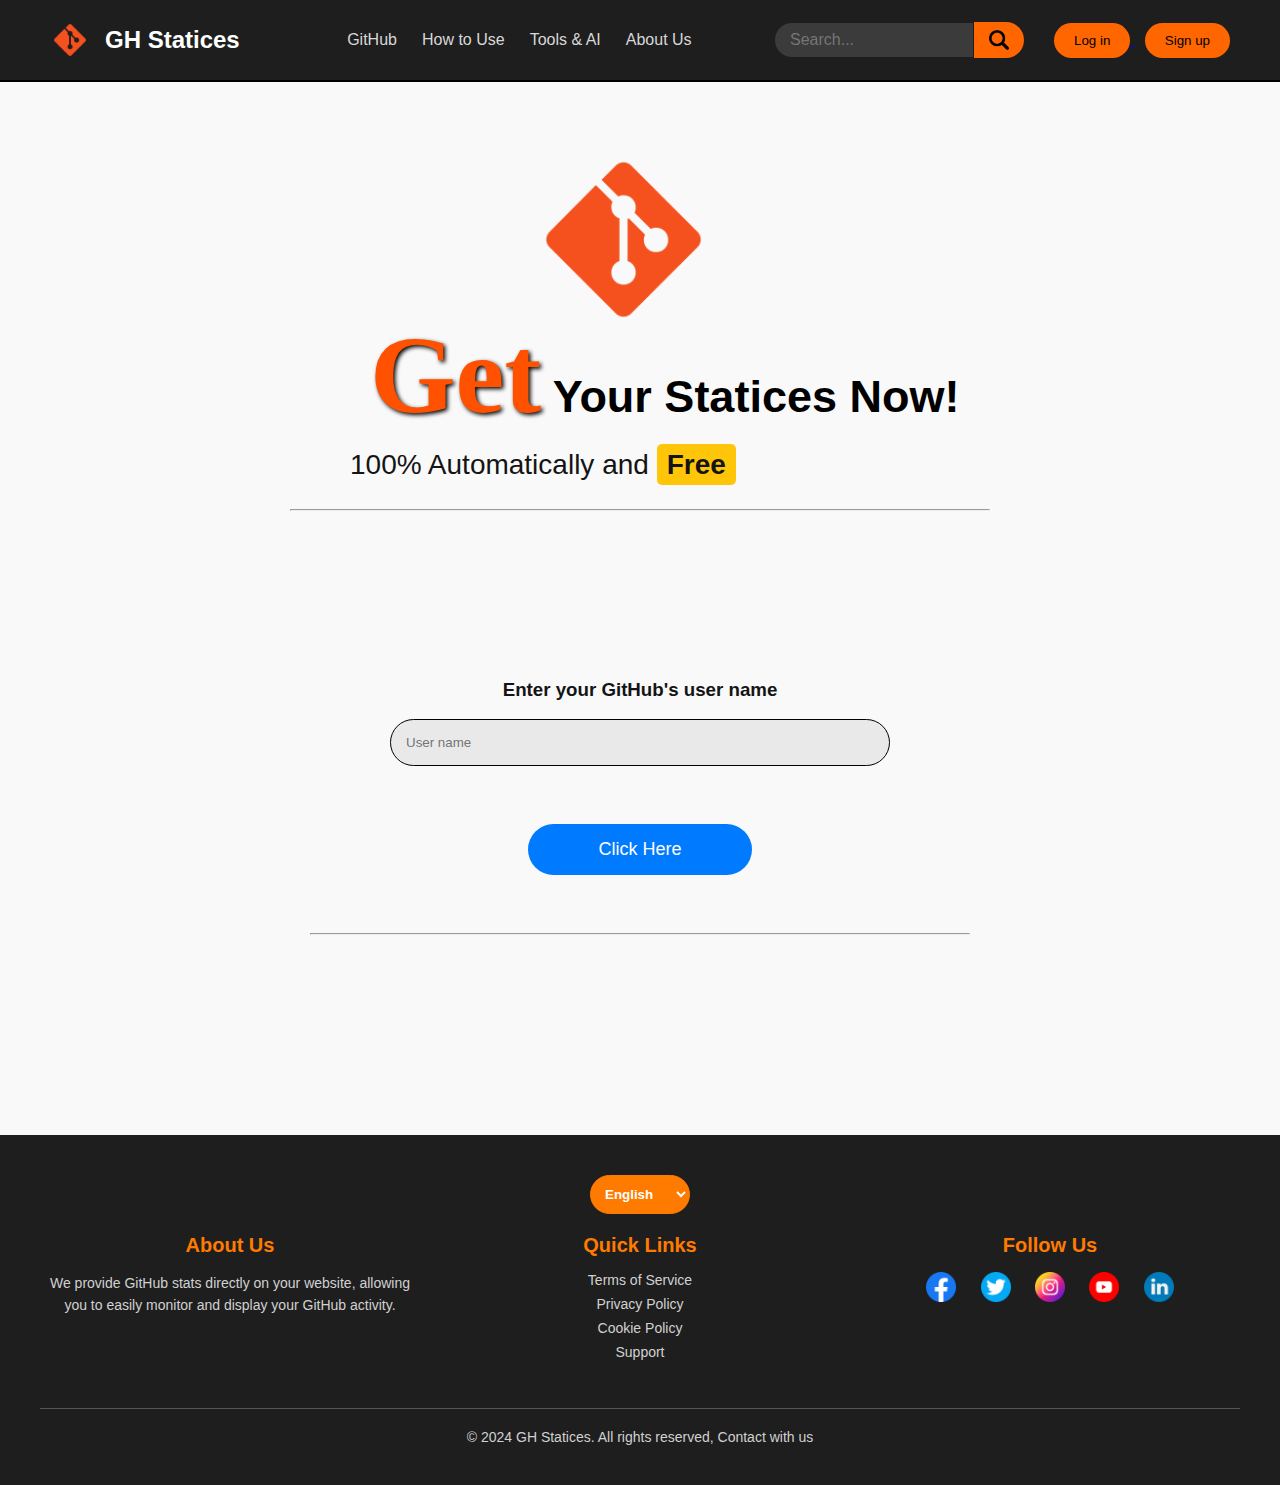
<file: index.html>
<!DOCTYPE html>
<html lang="en">

<head>
	<meta charset="UTF-8">
	<meta name="viewport" content="width=device-width, initial-scale=1.0">
	<!-- meta to describe the website -->
	<meta name="description"
		content="Welcome to the Online APIs website project! This project aims to provide APIs with the github platform where users can show the username statices in the website page." />
	<title>GitHub Statices</title>
	<link rel="icon" href="./static/image/code-branch.png">
	<link rel="stylesheet" href="./static/css/header.css">
	<link rel="stylesheet" href="./static/css/body.css">
	<link rel="stylesheet" href="./static/css/footer.css">
	<link rel="stylesheet" href="./static/css/github-calendar.css">
</head>


<body translate="no">
	<header class="header">
		<div class="logo-container">
			<img src="./static/image/code-branch.png" alt="Logo" class="logo">
			<span class="site-title">GH Statices</span>
		</div>
		<nav class="navigation">
			<ul class="nav-links">
				<li><a href="https://github.com" target="_blank">GitHub</a></li>
				<li><a href="#" target="_blank">How to Use</a></li>
				<li><a href="https://chatgpt.com/" target="_blank">Tools & AI</a></li>
				<li><a href="#us">About Us</a></li>
			</ul>
		</nav>
		<div class="header-right">
			<div class="search-bar">
				<input type="text" placeholder="Search..." />
				<button class="search-button"><img src="./static/image/magnifying-glass.png" alt="Search"></button>
			</div>
			<div class="auth-buttons">
				<a href="./login.html">
					<button class="button-header">Log in</button>
				</a>
				<a href="./signup.html">
					<button class="button-header">Sign up</button>
				</a>
			</div>
		</div>
	</header>

	<main>
		<section class="hero">
			<div class="element">
				<img src="./static/image/icons8-git-800.png" alt="github image">
				<div class="text">
					<h1><span id="get">Get</span> Your Statices Now!</h1>
					<p>100% Automatically and <span class="free">Free</span></p>
				</div>
			</div>
			<br>
			<hr><br>

			<div class="container">
				<h3>Enter your GitHub's user name</h3>
				<br>
				<input type="text" id="username" placeholder="User name">
				<br><br>
				<button class="click-button" onclick="loadGitHubStats()"> Click Here </button>
				<div id="loading-spinner" style="display: none;">
					<img src="./static/image/output-onlinegiftools.gif" alt="Loading..." style="width: 50px;">
				</div>
				<br>
				<br>
				<hr>
				<div class="result" id="result"></div>
				<div id="readme-section"></div>
				<div id="github-calendar"></div>
			</div>
		</section>
	</main>

	<section>
		<script src="./static/js/d3.min.js"></script>
		<script src="./static/js/github-calendar.min.js"></script>
		<script src="./static/js/script1.js"></script>
		<script src="./static/js/script2.js"></script>
	</section>

	<footer id="us">
		<div class="footer-container">
			<div class="footer-top">
				<select class="language-select">
					<option value="en">English</option>
					<option value="ar">Arabic</option>
					<option value="ar">French</option>
					<option value="ar">Germany</option>
					<!-- Add more language options here -->
				</select>
			</div>
			<!-- new update -->
			<!-- <button id="dark-mode-toggle" class="button-header">Toggle Dark Mode</button> -->
			<div class="footer-content">
				<div class="footer-about">
					<h4>About Us</h4>
					<p>We provide GitHub stats directly on your website, allowing you to easily monitor and display your
						GitHub activity.</p>
				</div>
				<div class="footer-links">
					<h4>Quick Links</h4>
					<a href="#">Terms of Service</a>
					<a href="#">Privacy Policy</a>
					<a href="#">Cookie Policy</a>
					<a href="#">Support</a>
				</div>
				<div class="footer-social">
					<h4>Follow Us</h4>
					<a href="#"><img src="./static/image/facebook.png" alt="Facebook"></a>
					<a href="#"><img src="./static/image/twitter.png" alt="Twitter"></a>
					<a href="#"><img src="./static/image/instagram.png" alt="Instagram"></a>
					<a href="#"><img src="./static/image/youtube.png" alt="YouTube"></a>
					<a href="#"><img src="./static/image/linkedin.png" alt="LinkedIn"></a>
				</div>
			</div>
			<div class="footer-bottom">
				<p>&copy; 2024 GH Statices. All rights reserved, Contact with us </p>
			</div>
		</div>
	</footer>

</body>

</html>
</file>
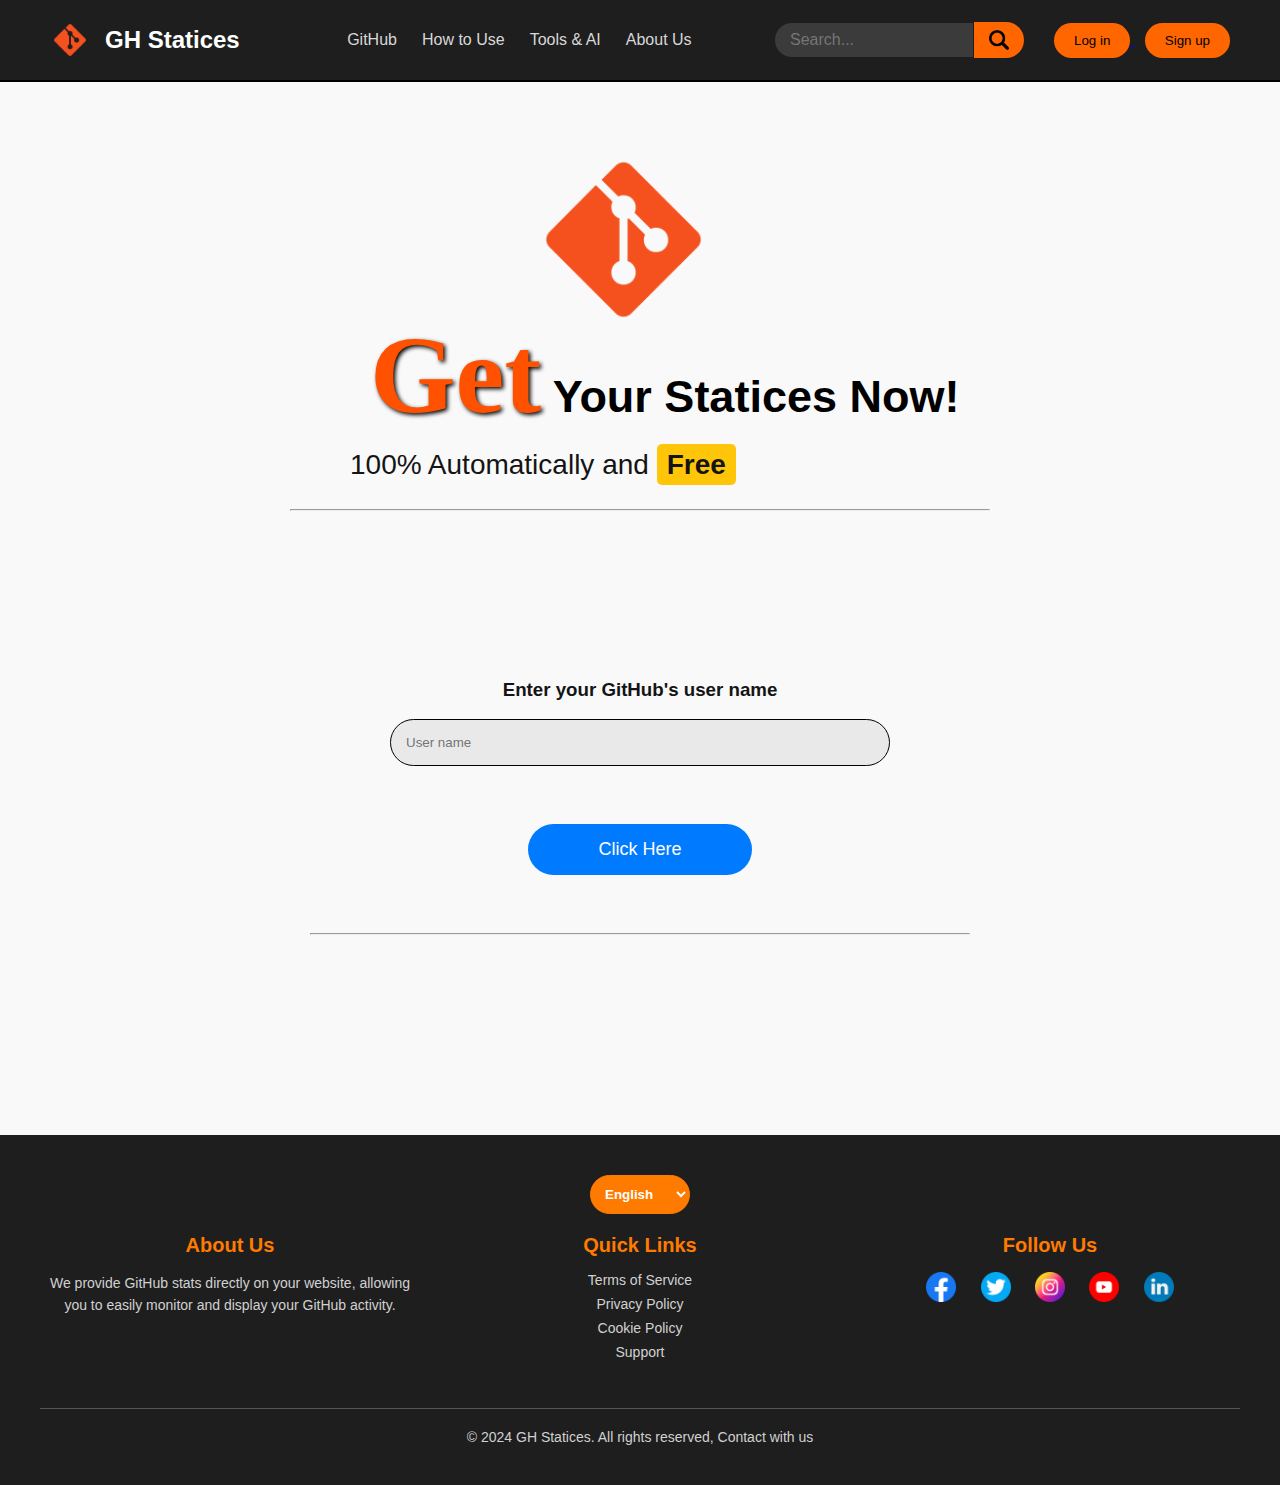
<file: templates/index.html>
<!DOCTYPE html>
<html lang="en">

<head>
	<meta charset="UTF-8">
	<meta name="viewport" content="width=device-width, initial-scale=1.0">
	<!-- meta to describe the website -->
	<meta name="description"
		content="Welcome to the Online APIs website project! This project aims to provide APIs with the github platform where users can show the username statices in the website page." />
	<title>GitHub Statices</title>
	<link rel="icon" href="/static/image/code-branch.png">
	<link rel="stylesheet" href="../static/css/header.css">
	<link rel="stylesheet" href="../static/css/body.css">
	<link rel="stylesheet" href="../static/css/footer.css">
	<link rel="stylesheet" href="../static/css/github-calendar.css">
</head>


<body translate="no">
	<header class="header">
		<div class="logo-container">
			<img src="/static/image/code-branch.png" alt="Logo" class="logo">
			<span class="site-title">GH Statices</span>
		</div>
		<nav class="navigation">
			<ul class="nav-links">
				<li><a href="https://github.com" target="_blank">GitHub</a></li>
				<li><a href="#" target="_blank">How to Use</a></li>
				<li><a href="https://chatgpt.com/" target="_blank">Tools & AI</a></li>
				<li><a href="#us">About Us</a></li>
			</ul>
		</nav>
		<div class="header-right">
			<div class="search-bar">
				<input type="text" placeholder="Search..." />
				<button class="search-button"><img src="../static/image/magnifying-glass.png" alt="Search"></button>
			</div>
			<div class="auth-buttons">
				<a href="/login">
					<button class="button-header">Log in</button>
				</a>
				<a href="/signup">
					<button class="button-header">Sign up</button>
				</a>
			</div>
		</div>
	</header>

	<main>
		<section class="hero">
			<div class="element">
				<img src="/static/image/icons8-git-800.png" alt="github image">
				<div class="text">
					<h1><span id="get">Get</span> Your Statices Now!</h1>
					<p>100% Automatically and <span class="free">Free</span></p>
				</div>
			</div>
			<br>
			<hr><br>

			<div class="container">
				<h3>Enter your GitHub's user name</h3>
				<br>
				<input type="text" id="username" placeholder="User name">
				<br><br>
				<button class="click-button" onclick="loadGitHubStats()"> Click Here </button>
				<div id="loading-spinner" style="display: none;">
					<img src="/static/image/output-onlinegiftools.gif" alt="Loading..." style="width: 50px;">
				</div>
				<br>
				<br>
				<hr>
				<div class="result" id="result"></div>
				<div id="readme-section"></div>
				<div id="github-calendar"></div>
			</div>
		</section>
	</main>

	<section>
		<script src="../static/js/d3.min.js"></script>
		<script src="../static/js/github-calendar.min.js"></script>
		<script src="../static/js/script1.js"></script>
		<script src="../static/js/script2.js"></script>
	</section>

	<footer id="us">
		<div class="footer-container">
			<div class="footer-top">
				<select class="language-select">
					<option value="en">English</option>
					<option value="ar">Arabic</option>
					<option value="ar">French</option>
					<option value="ar">Germany</option>
					<!-- Add more language options here -->
				</select>
			</div>
			<!-- new update -->
			<!-- <button id="dark-mode-toggle" class="button-header">Toggle Dark Mode</button> -->
			<div class="footer-content">
				<div class="footer-about">
					<h4>About Us</h4>
					<p>We provide GitHub stats directly on your website, allowing you to easily monitor and display your
						GitHub activity.</p>
				</div>
				<div class="footer-links">
					<h4>Quick Links</h4>
					<a href="#">Terms of Service</a>
					<a href="#">Privacy Policy</a>
					<a href="#">Cookie Policy</a>
					<a href="#">Support</a>
				</div>
				<div class="footer-social">
					<h4>Follow Us</h4>
					<a href="#"><img src="/static/image/facebook.png" alt="Facebook"></a>
					<a href="#"><img src="/static/image/twitter.png" alt="Twitter"></a>
					<a href="#"><img src="/static/image/instagram.png" alt="Instagram"></a>
					<a href="#"><img src="/static/image/youtube.png" alt="YouTube"></a>
					<a href="#"><img src="/static/image/linkedin.png" alt="LinkedIn"></a>
				</div>
			</div>
			<div class="footer-bottom">
				<p>&copy; 2024 GH Statices. All rights reserved, Contact with us </p>
			</div>
		</div>
	</footer>

</body>

</html>
</file>
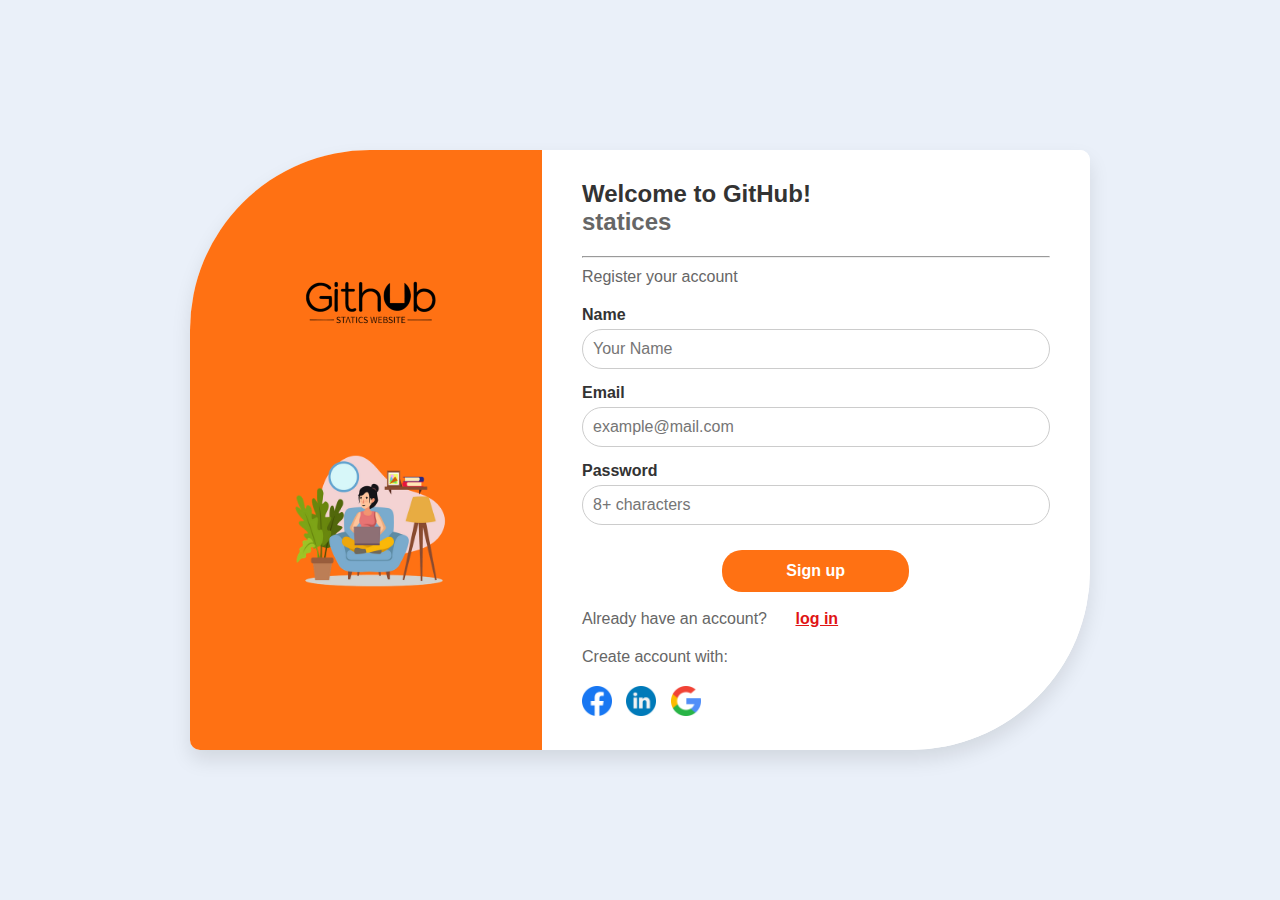
<file: templates/signup.html>
<!DOCTYPE html>
<html lang="en">

<head>
	<meta charset="UTF-8">
	<meta name="viewport" content="width=device-width, initial-scale=1.0">
	<title>Sign Up - Statices</title>
	<link rel="icon" href="/static/image/code-branch.png">
	<link rel="stylesheet" href="/static/css/signup.css">
</head>

<body>
	<div class="container">
		<div class="left-section">
			<div class="logo">
				<img src="/static/image/logoG-fotor.png" alt="Git ST Logo" loading="lazy">
			</div>
			<div class="illustration">
				<img src="/static/image/girl-working-from-home-7665442-6169256.webp" alt="Illustration" loading="lazy">
			</div>
		</div>
		<div class="right-section">
			<div class="form-container">
				<h2>Welcome to GitHub! <p>statices</p>
					<hr>
				</h2>
				<p>Register your account</p>
				<form action="{{ url_for('signup') }}" method="POST">
					<div class="input-group">
						<label for="username">Name</label>
						<input type="text" id="username" name="username" placeholder="Your Name" required>
					</div>
					<div class="input-group">
						<label for="email">Email</label>
						<input type="email" id="email" name="email" placeholder="example@mail.com" required>
					</div>
					<div class="input-group">
						<label for="password">Password</label>
						<input type="password" id="password" name="password" placeholder="8+ characters" required
							minlength="8">
					</div>
					<button type="submit" class="login-btn">Sign up</button>
				</form>
				<br>
				<p>Already have an account? <a class="link" href="/login"> log in</a></p>
				<p>Create account with:</p>
				<div class="social-icons">
					<a href="#"><img src="/static/image/facebook.png" alt="Facebook" loading="lazy"></a>
					<a href="#"><img src="/static/image/linkedin.png" alt="LinkedIn" loading="lazy"></a>
					<a href="#"><img src="/static/image/google.png" alt="Google" loading="lazy"></a>
				</div>
			</div>
		</div>
	</div>
</body>

</html>
</file>
<file: static/css/body.css>
html{
    scroll-behavior: smooth;
}

body {
    background-size: cover;
    font-family:Arial, Helvetica, sans-serif;
    margin: 0;
    padding: 0;
    background-color: #f9f9f9;
    color: #141414;
}

main {
    display: flex;
    align-items: center;
    justify-content: space-around;
    padding: 30px;
}

.hero {
    display: inline;
    align-items:baseline;
    padding-top: 30px;
    justify-content: space-between;
}

.hero img {
    display: inline-block;
    text-align:end;
    position: absolute;
    zoom: 1.3;
    width: 150px;
    margin-left: 135px;
}

.hero .element{
    position: relative;
    padding-left: 60px;
}

#get{
    color: #ff5100 ;
    font-size:110px;
    font-weight:bolder;
    font-family:"Brush Script MT", cursive;;
    text-shadow: 2px 2px 4px black;
}

.text h1 {
    padding-top: 170px;
    padding-left: 20px;
    font-size: 45px;
    margin: 0;
    color: #000000;
}

.text p {
    font-size: 28px;
    margin: 10px 0;
}

.text .free {
    background-color: #ffc609;
    padding: 5px 10px;
    border-radius: 5px;
    font-weight: bold;
}

.container {
    width: 700px;
    margin: 130px auto;
    padding: 20px;
    /* background-color: #ffffff; */
    box-shadow: 0 0 10px  #000000(0, 0, 0, 0.1);
    border-radius: 5px;
    text-align: center;
}

input {
    background-color:  #e9e9e9;
    color:  #090a0a;
    width: 500px;
    padding: 15px;
    border: 1px solid #000000;
    border-radius: 30px;
}

.container .click-button {
    background-color: #007bff;
    color: #fff;
    padding: 15px 70px;
    border: none;
    border-radius: 30px;
    font-size: 18px;
    cursor: pointer;
    margin: 40px;
    /* transition: background-color 0.3s ease, box-shadow 0.3s ease; */
    transition: transform 0.2s ease-in-out;
}

.container .click-button:hover{
    background-color:#0058b6;
    box-shadow: 2px 4px 8px rgba(0, 0, 0, 0.2);
    transform: translateY(-5px);
}

.result {
    margin-top: 20px;
}

.avatar {
    
    border-radius: 50%;
    display: block;
}

.left-section{
    text-align: left;
    zoom: 1.2;
    padding-bottom: 90px;
    font-weight: bolder;
    font-family: 'Dancing Script', cursive;
}

/* Loading Spinner */
#loading-spinner {
    margin-right: 410px;
    margin-bottom: 50px;
    display: flex;
    justify-content: center;
    align-items: center;
}

#loading-spinner img {
    width: 50px;
    animation: spin 1s linear infinite;
}

.readme-section pre {
    white-space: pre-wrap;
    word-wrap: break-word;
    background-color: #f8f9fa;
    border: 1px solid #dee2e6;
    border-radius: 5px;
    padding: 15px;
    font-family: 'Courier New', Courier, monospace;
    font-size: 14px;
}

/* Repository List Cards */
.repo {
    background-color: #fff;
    border: 1px solid #ddd;
    border-radius: 10px;
    padding: 20px;
    margin-bottom: 15px;
    box-shadow: 0 4px 8px rgba(0, 0, 0, 0.1);
    transition: transform 0.2s ease-in-out;
}

.repo:hover {
    transform: scale(1.05);
}

.repo a {
    font-size: 18px;
    font-weight: bold;
    color: #007bff;
    text-decoration: none;
}

.repo a:hover {
    text-decoration: underline;
    color: #ff6600;
}

.repo p {
    margin: 5px 0;
    font-size: 16px;
}

.upload-area {
    text-align: center;
}


.upload-area p {
    color: #666;
    font-size: 14px;
}

.upload-area a {
    color: #007bff;
    text-decoration: none;
}



@keyframes spin {
    0% { transform: rotate(0deg); }
    100% { transform: rotate(360deg); }
}

@keyframes fadeOut {
    from {opacity: 1;}
    to {opacity: 0;}
    }

    .element{
        animation: fadeOut 2s forwards;
        animation-timeline: scroll();
    }
</file>
<file: static/css/footer.css>
/* Footer Enhancements */
footer {
    background-color: #1e1e1e;
    color: #f1f1f1;
    padding: 40px 20px;
    text-align: center;
}

.footer-container {
    max-width: 1200px;
    margin: 0 auto;
    display: flex;
    flex-direction: column;
    align-items: center;
}

.footer-top {
    margin-bottom: 20px;
}

.language-select {
    background-color: #ff7b00;
    color: #fff;
    padding: 10px;
    border: 1px solid #ff7b00;
    border-radius: 20px;
    font-weight: bold;
}

.language-select:hover {
    background-color: #b85900;
}

.footer-content {
    display: flex;
    justify-content: space-between;
    width: 100%;
    flex-wrap: wrap;
}

.footer-about,
.footer-links,
.footer-social {
    margin-bottom: 20px;
    flex-basis: calc(33.333% - 20px);
}

.footer-about h4,
.footer-links h4,
.footer-social h4 {
    font-size: 20px;
    margin-bottom: 15px;
    color: #ff7b00;
}

.footer-about p {
    font-size: 14px;
    line-height: 1.6;
    color: #d1d1d1;
}

.footer-links a {
    display: block;
    margin: 8px 0;
    color: #d1d1d1;
    text-decoration: none;
    font-size: 14px;
    transition: color 0.3s ease;
}

.footer-links a:hover {
    color: #ff7b00;
}

.footer-social a {
    margin: 0 10px;
    display: inline-block;
    transition: transform 0.3s ease;
}

.footer-social a img {
    width: 30px;
    height: 30px;
}

.footer-social a:hover {
    transform: scale(1.1);
}

.footer-bottom {
    margin-top: 20px;
    border-top: 1px solid #555;
    padding-top: 20px;
    width: 100%;
    text-align: center;
}

.footer-bottom p {
    font-size: 14px;
    color: #d1d1d1;
}

footer::before {
    content: "";
    display: block;
    position: absolute;
    top: -20px;
    left: 0;
    width: 100%;
    height: 20px;
    /* background: url('/static/image/wavy-top-edge.png') no-repeat; */
    background-size: cover;
}
</file>
<file: static/css/github-calendar.css>
/* i used this library from github-calendar */

:root {
  --color-calendar-graph-day-bg: #dddbdb;
  --color-calendar-graph-day-L1-bg: #39dd34;
  --color-calendar-graph-day-L2-bg: #45a045;
  --color-calendar-graph-day-L3-bg: #047526;
  --color-calendar-graph-day-L4-bg: #0a4208;
}

.ContributionCalendar-day[data-level='0'] {
    background-color: var(--color-calendar-graph-day-bg);
}

.ContributionCalendar-day[data-level='1'] {
    background-color: var(--color-calendar-graph-day-L1-bg);
}

.ContributionCalendar-day[data-level='2'] {
    background-color: var(--color-calendar-graph-day-L2-bg);
}

.ContributionCalendar-day[data-level='3'] {
    background-color: var(--color-calendar-graph-day-L3-bg);
}

.ContributionCalendar-day[data-level='4'] {
    background-color: var(--color-calendar-graph-day-L4-bg);
}

table.ContributionCalendar-grid {
    margin-bottom: 0pt;
}

table.ContributionCalendar-grid td {
    padding: 4pt;
}

table.ContributionCalendar-grid td span.sr-only {
    display: none;
}

td.ContributionCalendar-label span[aria-hidden='true'] {
    font-size: 8pt;
    left: -1pt;
}

tool-tip {
    display: none;
}

.calendar .width-full > .float-left {
    display: none;
}

.calendar {
    width: 750px;
    font-family: Helvetica, arial;
    border: 1px solid #DDDDDD;
    border-radius: 3px;
    min-height: 243px;
    text-align: center;
    margin: 0 auto;
}

.calendar-graph text.wday,
.calendar-graph text.month {
    font-size: 10px;
    fill: #aaa;
}

div.px-md-5 {
    height: 2rem;
}

div.float-right {
    text-align: right;
    padding: 0 14px 10px 0;
    display: inline-block;
    /*float: right;*/
}

div.float-right div {
    display: inline-block;
    list-style: none;
    margin: 0 5px;
    position: relative;
    bottom: -1px;
    padding: 0;
}

div.float-right span.sr-only {
    display: none;
}

.contrib-legend .legend li {
    display: inline-block;
    width: 10px;
    height: 10px;
}

.text-small {
    font-size: 12px;
    color: #767676;
}

.calendar-graph {
    padding: 5px 0 0;
    height: 126px;
    text-align: center;
}

.contrib-column {
    padding: 15px 0;
    text-align: center;
    border-left: 1px solid #ddd;
    border-top: 1px solid #ddd;
    font-size: 11px;
}

.contrib-column-first {
    border-left: 0;
}

.table-column {
    display: table-cell;
    width: 1%;
    padding-right: 10px;
    padding-left: 10px;
    vertical-align: top;
}

.contrib-number {
    font-weight: 300;
    line-height: 1.3em;
    font-size: 24px;
    display: block;
    color: #333;
}

.calendar img.spinner {
    width: 70px;
    margin-top: 50px;
    min-height: 70px;
}

.monospace {
    text-align: center;
    color: #000;
    font-family: monospace;
}

.monospace a {
    color: #1D75AB;
    text-decoration: none;
}

.contrib-footer {
    font-size: 11px;
    padding: 0 10px 12px;
    text-align: left;
    width: 100%;
    box-sizing: border-box;
    height: 26px;
}

.left.text-muted {
    float: left;
    margin-left: 9px;
    color: #767676;
}
.left.text-muted a {
    color: #4078c0;
    text-decoration: none;
}
.left.text-muted a:hover,
.monospace a:hover {
    text-decoration: underline;
}

h2.f4.text-normal.mb-3 {
    display: none;
}

.float-left.text-gray {
    float: left;
}
#user-activity-overview{
    display:none;
}

.day-tooltip {
    white-space: nowrap;
    position: absolute;
    z-index: 99999;
    padding: 10px;
    font-size: 12px;
    color: #959da5;
    text-align: center;
    background: rgba(0,0,0,.85);
    border-radius: 3px;
    display: none;
    pointer-events: none;
}
.day-tooltip strong {
    color: #dfe2e5;
}
.day-tooltip.is-visible {
    display: block;
}
.day-tooltip:after {
    position: absolute;
    bottom: -10px;
    left: 50%;
    width: 5px;
    height: 5px;
    box-sizing: border-box;
    margin: 0 0 0 -5px;
    content: " ";
    border: 5px solid transparent;
    border-top-color: rgba(0,0,0,.85)
}

text.ContributionCalendar-label {
    fill: #ccc;
    font-size: 11px;
}

caption.sr-only {
    display: none;
}
</file>
<file: static/css/signup.css>
* {
    box-sizing: border-box;
    margin: 0;
    padding: 0;
    font-family: Arial, sans-serif;
}

body {
    display: flex;
    justify-content: center;
    align-items: center;
    height: 100vh;
    background-color: #EAF0F9;
}

.container {
    display: flex;
    width: 100%;
    max-width: 900px;
    height: 600px;
    background-color: #fff;
    border-radius: 20% 10px / 30% 10px;
    box-shadow: 0 10px 20px rgba(0, 0, 0, 0.1);
    overflow: hidden;
    animation: fadeIn 1s ease-in-out;
}

.left-section {
    flex: 1;
    background-color: #ff7113;
    display: flex;
    flex-direction: column;
    align-items: center;
    justify-content: center;
    padding: 20px;
}

.left-section .logo img {
    width: 100px;
    padding-bottom: 20px;
    zoom: 250%;
}

.left-section .illustration img {
    margin-bottom: 50px;
    width: 100%;
    max-width: 500px;
}

.right-section {
    flex: 1.5;
    padding: 40px;
    display: flex;
    flex-direction: column;
    justify-content: center;
    background-color: #fff;
}

.form-container h2 {
    font-size: 24px;
    margin-bottom: 10px;
    color: #333;
}

.form-container p {
    margin-bottom: 20px;
    color: #666;
}

.input-group {
    margin-bottom: 15px;
}

.input-group label {
    display: block;
    margin-bottom: 5px;
    font-weight: bold;
    color: #333;
}

.input-group input {
    width: 100%;
    padding: 10px;
    border: 1px solid #ccc;
    border-radius: 20px;
    font-size: 16px;
    color: #333;
}

.login-btn {
    width: 40%;
    margin: 0 140px;
    padding: 12px;
    font-weight: bold;
    background-color: #ff7113;
    border: none;
    border-radius: 20px;
    color: #fff;
    font-size: 16px;
    cursor: pointer;
    margin-top: 10px;
    transition: transform 0.2s ease-in-out;
    animation: bounceIn 0.8s ease-in-out;
}

.login-btn:hover {
    background-color: #d15502;
    transform: translateY(-5px);
}

.social-icons {
    margin-top: 20px;
}


.social-icons a {
    margin-right: 10px;
}

.social-icons img {
    width: 30px;
    height: 30px;
}

.link{
    font-weight: bolder;
    padding: 24px;
    color: #e01414;
    transition: transform 0.2s ease-in-out;
    animation: bounceIn 0.8s ease-out;
    
}
.link:hover{
    color: #a00404;

}

@keyframes fadeIn {
    from {
        opacity: 0;
        transform: translateY(-20px);
    }
    to {
        opacity: 1;
        transform: translateY(0);
    }
}

@keyframes bounceIn {
    0% {
        transform: scale(0.8);
        opacity: 0;
    }
    100% {
        transform: scale(1);
        opacity: 1;
    }
}
</file>
<file: static/css/header.css>
/* General Reset */
* {
    margin: 0;
    padding: 0;
    box-sizing: border-box;
}

.header {
    display:flex;
    justify-content: space-between;
    align-items: center;
    padding: 20px 50px;
    background-color: #1e1e1e;
    border-bottom: 2px solid #000000;
    position: sticky;
    top: 0;
    z-index: 1000;
}

.logo-container {
    display: flex;
    align-items: center;
}

.logo {
    height: 40px;
    margin-right: 15px;
}

.site-title {
    font-size: 24px;
    font-weight: 600;
    color: #ffffff;
}

.navigation .nav-links {
    display: flex;
    list-style: none;
}

.navigation .nav-links li {
    margin-left: 25px;
}

.navigation .nav-links li a {
    text-decoration: none;
    color: #d8d8d8;
    font-weight: 500;
    transition: color 0.3s;
}

.navigation .nav-links li a:hover {
    color: #ff6600;
}

.header-right {
    display: flex;
    align-items: center;
}

.search-bar {
    display: flex;
    align-items: center;
    margin-right: 20px;
}

.search-bar input {
    color: #ffffff;
    background-color: #3b3b3b;
    padding: 8px 15px;
    border: 1px solid #1e1e1e;
    border-radius: 20px 0 0 20px;
    outline: none;
    font-size: 16px;
    width: 200px;
    transition: width 0.3s;
}

.search-bar input:focus {
    width: 250px;
}

.search-button {
    background-color: #ff6600;
    border: none;
    border-radius: 0 20px 20px 0;
    padding: 8px 15px;
    cursor: pointer;
    display: flex;
    align-items: center;
}

.search-button img {
    height: 20px;
    width: 20px;
}

.auth-buttons .button-header {
    background-color: #ff6600;
    color: #000000;
    border: none;
    padding: 10px 20px;
    border-radius: 20px;
    cursor: pointer;
    margin-left: 10px;
    font-weight: 500;
    transition: background-color 0.3s;
}

.auth-buttons .button-header:hover {
    background-color: #e05500;
}

/* Dark Mode Styles */
body.dark-mode {
    background-color: #121212;
    color: #ffffff;
}

.header.dark-mode {
    background-color: #1f1f1f;
    border-bottom: 2px solid #333333;
}

.navigation .nav-links li a.dark-mode {
    color: #bbbbbb;
}

.navigation .nav-links li a.dark-mode:hover {
    color: #ff6600;
}

.search-bar input.dark-mode {
    background-color: #333333;
    color: #ffffff;
    border: 1px solid #444444;
}

.search-button.dark-mode {
    background-color: #444444;
}

.auth-buttons .button-header.dark-mode {
    background-color: #444444;
}

.auth-buttons .button-header.dark-mode:hover {
    background-color: #555555;
}

button#dark-mode-toggle.dark-mode {
    background-color: #444444;
}

/* Responsive Design */
@media (max-width: 768px) {
    .navigation .nav-links {
        display: none;
    }
    .header {
        flex-wrap: wrap;
        justify-content: center;
    }
    .header-right {
        flex-direction: column;
        align-items: flex-end;
    }
    .search-bar input {
        width: 100%;
        margin-bottom: 10px;
    }
    .auth-buttons .button-header {
        width: 100%;
    }
}
</file>
